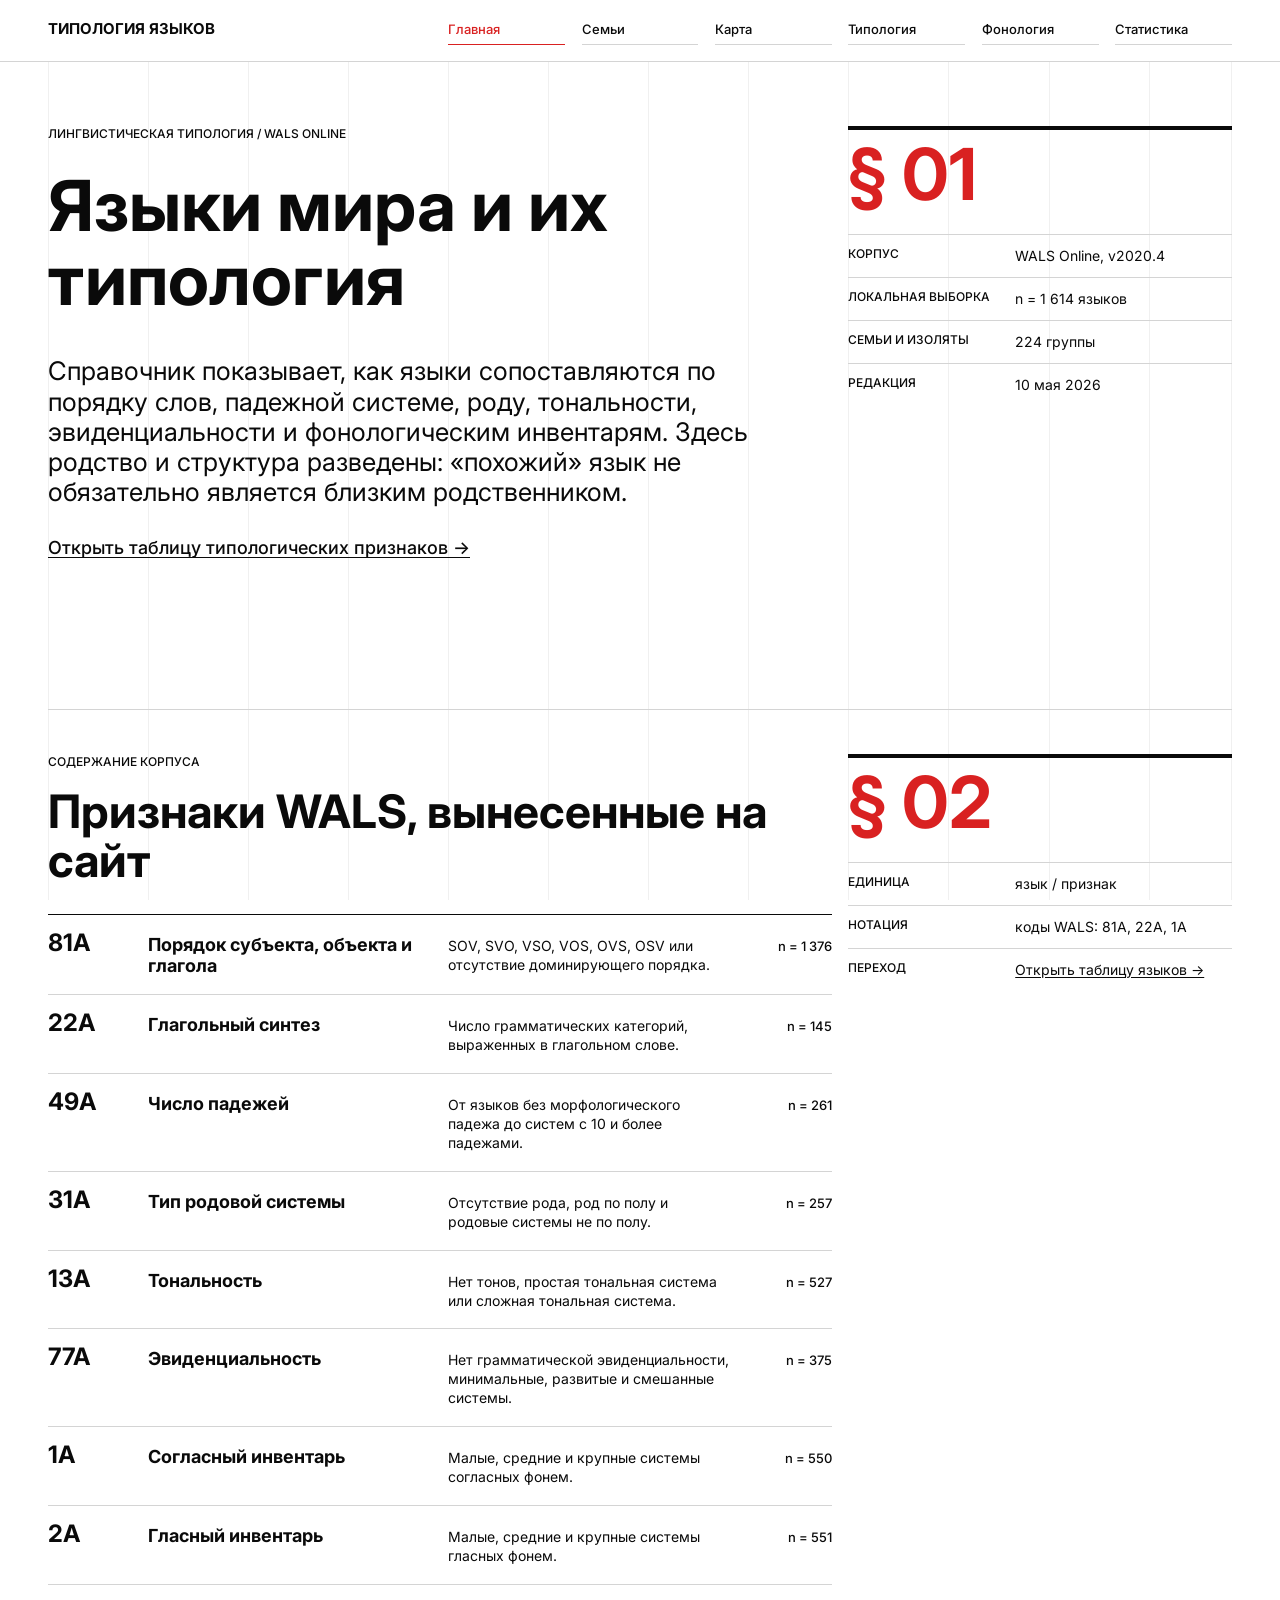
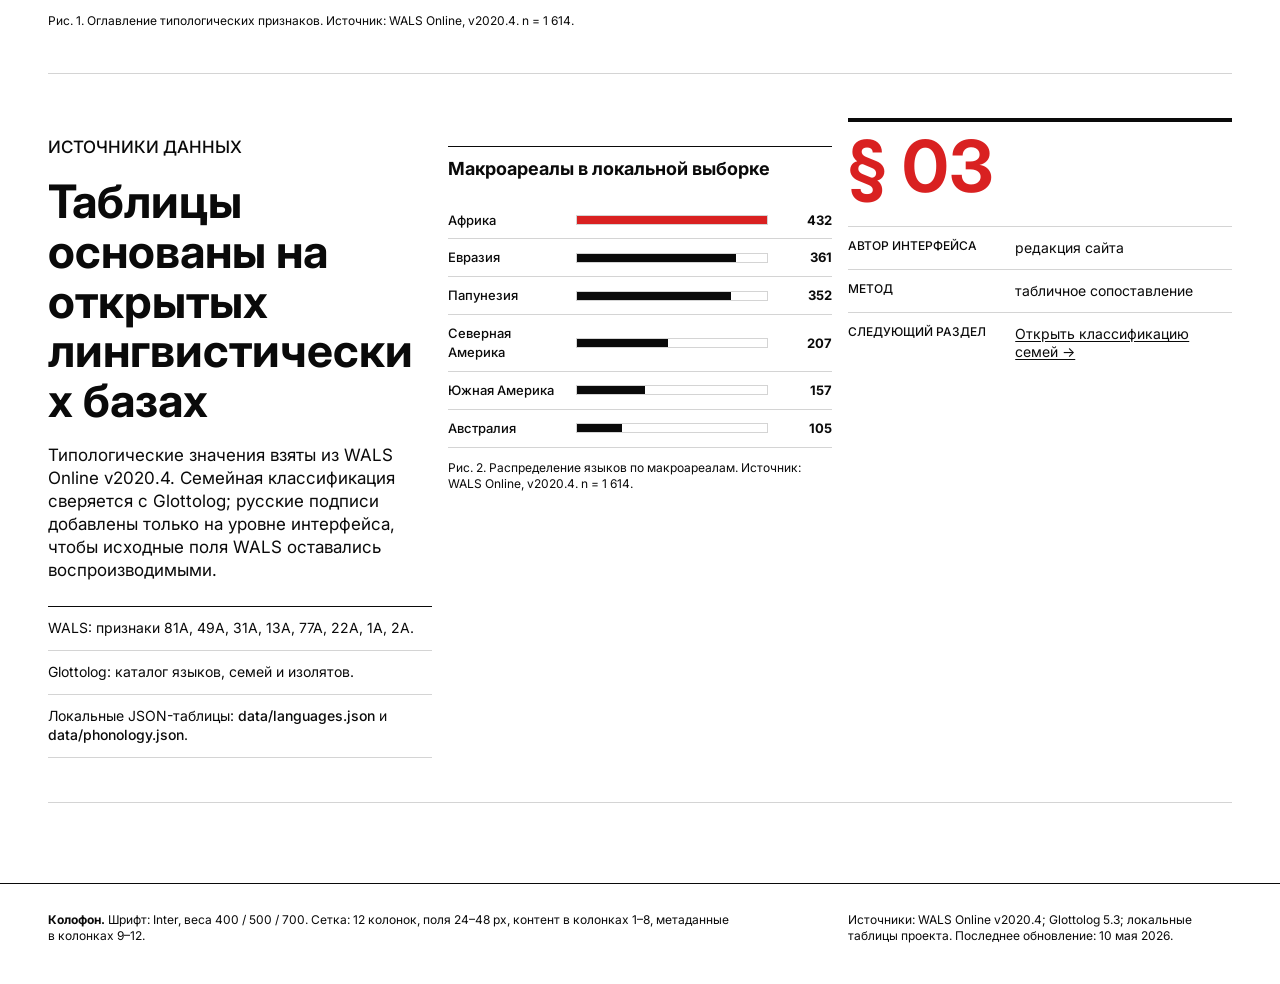
<file: index.html>
<!doctype html>
<html lang="ru">
<head>
  <meta charset="utf-8">
  <meta name="viewport" content="width=device-width, initial-scale=1">
  <title>Языки мира и их типология</title>
  <link rel="preconnect" href="https://fonts.googleapis.com">
  <link rel="preconnect" href="https://fonts.gstatic.com" crossorigin>
  <link href="https://fonts.googleapis.com/css2?family=Inter:wght@400;500;700&display=swap" rel="stylesheet">
  <link rel="stylesheet" href="css/style.css">
</head>
<body data-page="home">
  <a class="skip-link" href="#main">К содержанию</a>
  <div class="grid-overlay" aria-hidden="true">
    <span></span><span></span><span></span><span></span>
    <span></span><span></span><span></span><span></span>
    <span></span><span></span><span></span><span></span>
  </div>

  <header class="site-header">
    <nav class="nav" aria-label="Основная навигация">
      <a class="brand" href="index.html">Типология языков</a>
      <button class="nav-toggle" type="button" aria-expanded="false" aria-controls="nav-links">Меню</button>
      <div class="nav-links" id="nav-links">
        <a class="active" href="index.html">Главная</a>
        <a href="families.html">Семьи</a>
        <a href="map.html">Карта</a>
        <a href="typology.html">Типология</a>
        <a href="phonology.html">Фонология</a>
        <a href="stats.html">Статистика</a>
      </div>
    </nav>
  </header>

  <main id="main">
    <section class="hero swiss-section" aria-labelledby="home-title">
      <div class="section-main hero-copy">
        <p class="section-kicker">Лингвистическая типология / WALS Online</p>
        <h1 id="home-title">Языки мира и их типология</h1>
        <p class="lead">Справочник показывает, как языки сопоставляются по порядку слов, падежной системе, роду, тональности, эвиденциальности и фонологическим инвентарям. Здесь родство и структура разведены: «похожий» язык не обязательно является близким родственником.</p>
        <p class="text-link-row">
          <a href="typology.html">Открыть таблицу типологических признаков →</a>
        </p>
      </div>
      <aside class="meta-sidebar" aria-label="Метаданные раздела">
        <p class="section-number">§&nbsp;01</p>
        <dl>
          <div>
            <dt>Корпус</dt>
            <dd>WALS Online, v2020.4</dd>
          </div>
          <div>
            <dt>Локальная выборка</dt>
            <dd>n&nbsp;=&nbsp;1&nbsp;614 языков</dd>
          </div>
          <div>
            <dt>Семьи и изоляты</dt>
            <dd>224 группы</dd>
          </div>
          <div>
            <dt>Редакция</dt>
            <dd>10&nbsp;мая&nbsp;2026</dd>
          </div>
        </dl>
      </aside>
    </section>

    <section class="section swiss-section" aria-labelledby="contents-title">
      <div class="section-main">
        <div class="section-heading">
          <p class="section-kicker">Содержание корпуса</p>
          <h2 id="contents-title">Признаки WALS, вынесенные на сайт</h2>
        </div>

        <div class="feature-grid" role="list" aria-label="Оглавление WALS-признаков">
          <article class="toc-row" role="listitem">
            <span class="feature-code">81A</span>
            <h3>Порядок субъекта, объекта и глагола</h3>
            <p>SOV, SVO, VSO, VOS, OVS, OSV или отсутствие доминирующего порядка.</p>
            <span class="feature-count">n&nbsp;=&nbsp;1&nbsp;376</span>
          </article>
          <article class="toc-row" role="listitem">
            <span class="feature-code">22A</span>
            <h3>Глагольный синтез</h3>
            <p>Число грамматических категорий, выраженных в глагольном слове.</p>
            <span class="feature-count">n&nbsp;=&nbsp;145</span>
          </article>
          <article class="toc-row" role="listitem">
            <span class="feature-code">49A</span>
            <h3>Число падежей</h3>
            <p>От языков без морфологического падежа до систем с 10 и более падежами.</p>
            <span class="feature-count">n&nbsp;=&nbsp;261</span>
          </article>
          <article class="toc-row" role="listitem">
            <span class="feature-code">31A</span>
            <h3>Тип родовой системы</h3>
            <p>Отсутствие рода, род по полу и родовые системы не по полу.</p>
            <span class="feature-count">n&nbsp;=&nbsp;257</span>
          </article>
          <article class="toc-row" role="listitem">
            <span class="feature-code">13A</span>
            <h3>Тональность</h3>
            <p>Нет тонов, простая тональная система или сложная тональная система.</p>
            <span class="feature-count">n&nbsp;=&nbsp;527</span>
          </article>
          <article class="toc-row" role="listitem">
            <span class="feature-code">77A</span>
            <h3>Эвиденциальность</h3>
            <p>Нет грамматической эвиденциальности, минимальные, развитые и смешанные системы.</p>
            <span class="feature-count">n&nbsp;=&nbsp;375</span>
          </article>
          <article class="toc-row" role="listitem">
            <span class="feature-code">1A</span>
            <h3>Согласный инвентарь</h3>
            <p>Малые, средние и крупные системы согласных фонем.</p>
            <span class="feature-count">n&nbsp;=&nbsp;550</span>
          </article>
          <article class="toc-row" role="listitem">
            <span class="feature-code">2A</span>
            <h3>Гласный инвентарь</h3>
            <p>Малые, средние и крупные системы гласных фонем.</p>
            <span class="feature-count">n&nbsp;=&nbsp;551</span>
          </article>
        </div>

        <figure class="data-figure">
          <figcaption>Рис.&nbsp;1. Оглавление типологических признаков. Источник: WALS Online, v2020.4. n&nbsp;=&nbsp;1&nbsp;614.</figcaption>
        </figure>
      </div>
      <aside class="meta-sidebar" aria-label="Метаданные раздела">
        <p class="section-number">§&nbsp;02</p>
        <dl>
          <div>
            <dt>Единица</dt>
            <dd>язык / признак</dd>
          </div>
          <div>
            <dt>Нотация</dt>
            <dd>коды WALS: 81A, 22A, 1A</dd>
          </div>
          <div>
            <dt>Переход</dt>
            <dd><a href="typology.html">Открыть таблицу языков →</a></dd>
          </div>
        </dl>
      </aside>
    </section>

    <section class="section split-section swiss-section" aria-labelledby="sources-title">
      <div class="section-main split-copy">
        <div>
          <p class="section-kicker">Источники данных</p>
          <h2 id="sources-title">Таблицы основаны на открытых лингвистических базах</h2>
          <p>Типологические значения взяты из WALS Online v2020.4. Семейная классификация сверяется с Glottolog; русские подписи добавлены только на уровне интерфейса, чтобы исходные поля WALS оставались воспроизводимыми.</p>
          <ul class="source-list">
            <li>WALS: признаки 81A, 49A, 31A, 13A, 77A, 22A, 1A, 2A.</li>
            <li>Glottolog: каталог языков, семей и изолятов.</li>
            <li>Локальные JSON-таблицы: <span>data/languages.json</span> и <span>data/phonology.json</span>.</li>
          </ul>
        </div>

        <figure class="chart-panel">
          <h3>Макроареалы в локальной выборке</h3>
          <div class="bar-table" aria-label="Распределение языков по макроареалам">
            <div class="bar-row">
              <span>Африка</span>
              <span class="bar-track"><span class="bar-fill is-100"></span></span>
              <strong>432</strong>
            </div>
            <div class="bar-row">
              <span>Евразия</span>
              <span class="bar-track"><span class="bar-fill is-84"></span></span>
              <strong>361</strong>
            </div>
            <div class="bar-row">
              <span>Папунезия</span>
              <span class="bar-track"><span class="bar-fill is-81"></span></span>
              <strong>352</strong>
            </div>
            <div class="bar-row">
              <span>Северная Америка</span>
              <span class="bar-track"><span class="bar-fill is-48"></span></span>
              <strong>207</strong>
            </div>
            <div class="bar-row">
              <span>Южная Америка</span>
              <span class="bar-track"><span class="bar-fill is-36"></span></span>
              <strong>157</strong>
            </div>
            <div class="bar-row">
              <span>Австралия</span>
              <span class="bar-track"><span class="bar-fill is-24"></span></span>
              <strong>105</strong>
            </div>
          </div>
          <figcaption>Рис.&nbsp;2. Распределение языков по макроареалам. Источник: WALS Online, v2020.4. n&nbsp;=&nbsp;1&nbsp;614.</figcaption>
        </figure>
      </div>
      <aside class="meta-sidebar" aria-label="Метаданные раздела">
        <p class="section-number">§&nbsp;03</p>
        <dl>
          <div>
            <dt>Автор интерфейса</dt>
            <dd>редакция сайта</dd>
          </div>
          <div>
            <dt>Метод</dt>
            <dd>табличное сопоставление</dd>
          </div>
          <div>
            <dt>Следующий раздел</dt>
            <dd><a href="families.html">Открыть классификацию семей →</a></dd>
          </div>
        </dl>
      </aside>
    </section>
  </main>

  <footer class="site-footer">
    <div class="footer-grid">
      <p><strong>Колофон.</strong> Шрифт: Inter, веса 400 / 500 / 700. Сетка: 12 колонок, поля 24–48&nbsp;px, контент в колонках 1–8, метаданные в колонках 9–12.</p>
      <p>Источники: WALS Online v2020.4; Glottolog 5.3; локальные таблицы проекта. Последнее обновление: 10&nbsp;мая&nbsp;2026.</p>
    </div>
  </footer>

  <script src="js/main.js"></script>
</body>
</html>
</file>
<file: css/style.css>
/* Columns 1-12: International Typographic Style system, four color tokens only. */

:root {
  --paper: #ffffff;
  --ink: #0a0a0a;
  --rule: #d4d4d4;
  --accent: #d92121;

  --font-sans: "Inter", "IBM Plex Sans", "Helvetica Neue", Arial, sans-serif;
  --page-margin: clamp(24px, 4vw, 48px);
  --gutter: clamp(12px, 1.3vw, 20px);
  --column-count: 12;
}

* {
  box-sizing: border-box;
  border-radius: 0 !important;
}

html {
  background: var(--paper);
  color: var(--ink);
}

body {
  margin: 0;
  min-width: 320px;
  background: var(--paper);
  color: var(--ink);
  font-family: var(--font-sans);
  font-size: 16px;
  font-weight: 400;
  line-height: 1.45;
  letter-spacing: 0;
  -webkit-font-smoothing: antialiased;
  -moz-osx-font-smoothing: grayscale;
}

.grid-overlay {
  position: fixed;
  inset: 0 var(--page-margin);
  z-index: 0;
  pointer-events: none;
  display: grid;
  grid-template-columns: repeat(12, minmax(0, 1fr));
  gap: var(--gutter);
  /* Keep overlay quiet: very low contrast so it reads as a reference grid,
     not as extra vertical rules fighting the content. */
  opacity: 0.35;
}

.grid-overlay span {
  border-left: 1px solid var(--rule);
}

.grid-overlay span:last-child {
  border-right: 1px solid var(--rule);
}

body > * {
  position: relative;
  z-index: 1;
}

img,
svg {
  display: block;
  max-width: 100%;
}

a {
  color: var(--ink);
  text-decoration: underline;
  text-decoration-thickness: 1px;
  text-underline-offset: 0.16em;
}

a:hover,
a:focus-visible {
  color: var(--accent);
}

button,
input,
select,
textarea {
  font: inherit;
}

.skip-link {
  position: absolute;
  left: var(--page-margin);
  top: -80px;
  z-index: 100;
  padding: 10px 14px;
  color: var(--paper);
  background: var(--ink);
  border: 1px solid var(--ink);
}

.skip-link:focus {
  top: 16px;
}

/* Columns 1-12: navigation spans the full grid. */
.site-header {
  border-bottom: 1px solid var(--rule);
  background: var(--paper);
}

.nav {
  display: grid;
  grid-template-columns: repeat(12, minmax(0, 1fr));
  gap: var(--gutter);
  align-items: baseline;
  padding: 18px var(--page-margin) 16px;
}

.brand {
  grid-column: 1 / span 3;
  font-size: 15px;
  font-weight: 700;
  text-decoration: none;
  text-transform: uppercase;
}

.nav-links {
  grid-column: 5 / span 8;
  display: grid;
  grid-template-columns: repeat(6, minmax(0, 1fr));
  gap: var(--gutter);
}

.nav-links a {
  padding-bottom: 6px;
  border-bottom: 1px solid var(--rule);
  font-size: 13px;
  font-weight: 500;
  line-height: 1.2;
  text-decoration: none;
}

.nav-links a.active {
  color: var(--accent);
  border-bottom-color: var(--accent);
}

.nav-toggle {
  display: none;
  grid-column: 10 / span 3;
  min-height: 44px;
  padding: 0 12px;
  color: var(--ink);
  background: var(--paper);
  border: 1px solid var(--ink);
  font-size: 14px;
  font-weight: 500;
  text-align: left;
}

main {
  padding: 0 var(--page-margin) 80px;
}

/* Columns 1-8: content. Columns 9-12: permanent metadata sidebar. */
.swiss-section {
  display: grid;
  grid-template-columns: repeat(12, minmax(0, 1fr));
  gap: var(--gutter);
  padding: 44px 0 52px;
  border-bottom: 1px solid var(--rule);
}

.section-main {
  grid-column: 1 / span 8;
  min-width: 0;
}

.meta-sidebar {
  grid-column: 9 / span 4;
  min-width: 0;
  align-self: start;
  border-top: 4px solid var(--ink);
  padding-top: 12px;
}

.hero {
  min-height: 72vh;
  align-items: start;
  padding-top: 64px;
}

.section-kicker,
.eyebrow {
  margin: 0 0 18px;
  font-size: 12px;
  font-weight: 500;
  line-height: 1.25;
  text-transform: uppercase;
}

h1,
h2,
h3,
p {
  margin: 0;
}

h1,
h2,
h3 {
  color: var(--ink);
  font-family: var(--font-sans);
  font-weight: 700;
  letter-spacing: 0;
  /* Русские слова ("Типологическая", "Фонологические") длинные; без явного
     разрешения на перенос они вылезают за свою колонку grid и наезжают
     на соседнюю (meta-sidebar в колонках 9-12). */
  overflow-wrap: anywhere;
  hyphens: auto;
}

h1 {
  max-width: 980px;
  /* Шрифт был clamp(72px, 8.2vw, 120px) — это 100+ пикселей, от чего
     слова вроде «Типологическая» просто не помещались в 8 колонок из 12.
     Уменьшаю до умеренного размера, читаемого и на ноутбуках. */
  font-size: clamp(44px, 5.5vw, 88px);
  /* line-height must be >= 1.0; anything tighter lets Cyrillic descenders
     ("р", "у", "ц") extend below the line-box and visually crash into the
     next element. */
  line-height: 1.05;
}

h2 {
  max-width: 860px;
  font-size: clamp(32px, 3.6vw, 56px);
  line-height: 1.08;
}

h3 {
  font-size: 18px;
  line-height: 1.15;
}

.lead {
  max-width: 760px;
  margin-top: 40px;
  font-size: clamp(22px, 2vw, 30px);
  line-height: 1.18;
}

.text-link-row {
  margin-top: 28px;
  font-size: 18px;
  font-weight: 500;
}

.section-number {
  margin: 0 0 26px;
  color: var(--accent);
  font-size: clamp(54px, 5.6vw, 86px);
  font-weight: 700;
  line-height: 0.92;
}

.meta-sidebar dl {
  margin: 0;
}

.meta-sidebar div {
  display: grid;
  grid-template-columns: minmax(88px, 1fr) minmax(0, 1.4fr);
  gap: 12px;
  padding: 12px 0;
  border-top: 1px solid var(--rule);
}

.meta-sidebar dt {
  font-size: 12px;
  font-weight: 500;
  line-height: 1.2;
  text-transform: uppercase;
}

.meta-sidebar dd {
  margin: 0;
  font-size: 14px;
  line-height: 1.3;
}

.section-heading {
  margin-bottom: 28px;
}

/* Columns 1-8: the former feature grid is now a dense contents table. */
.feature-grid {
  display: grid;
  grid-template-columns: repeat(8, minmax(0, 1fr));
  border-top: 1px solid var(--ink);
}

.toc-row {
  grid-column: 1 / -1;
  display: grid;
  grid-template-columns: repeat(8, minmax(0, 1fr));
  gap: var(--gutter);
  align-items: baseline;
  padding: 16px 0 18px;
  border-bottom: 1px solid var(--rule);
}

.feature-code {
  grid-column: 1 / span 1;
  color: var(--ink);
  font-size: 24px;
  font-weight: 700;
  line-height: 1;
}

.toc-row h3 {
  grid-column: 2 / span 3;
}

.toc-row p {
  grid-column: 5 / span 3;
  font-size: 14px;
  line-height: 1.35;
}

.feature-count {
  grid-column: 8 / span 1;
  justify-self: end;
  font-size: 13px;
  font-weight: 500;
  white-space: nowrap;
}

figure {
  margin: 0;
}

.data-figure {
  margin-top: 12px;
}

figcaption,
.table-footnote,
.note {
  color: var(--ink);
  font-size: 12px;
  font-weight: 400;
  line-height: 1.35;
}

.split-copy {
  display: grid;
  grid-template-columns: repeat(8, minmax(0, 1fr));
  gap: var(--gutter);
}

.split-copy > div {
  grid-column: 1 / span 4;
}

.split-copy > figure {
  grid-column: 5 / span 4;
}

.split-copy p {
  margin-top: 18px;
  font-size: 17px;
  line-height: 1.36;
}

.source-list {
  margin: 24px 0 0;
  padding: 0;
  list-style: none;
  border-top: 1px solid var(--ink);
}

.source-list h2 {
  margin: 0;
  padding: 16px 0;
  border-bottom: 1px solid var(--rule);
}

.source-list ul {
  margin: 0;
  padding: 0;
  list-style: none;
}

.source-list li {
  padding: 12px 0;
  border-bottom: 1px solid var(--rule);
  font-size: 14px;
  line-height: 1.35;
}

.source-list span {
  font-weight: 500;
}

.chart-panel {
  border-top: 1px solid var(--ink);
  padding-top: 12px;
}

.chart-panel h3 {
  margin-bottom: 22px;
}

.bar-table {
  display: grid;
  gap: 0;
}

.bar-row {
  display: grid;
  grid-template-columns: minmax(112px, 1.2fr) minmax(140px, 2fr) 52px;
  gap: 12px;
  align-items: center;
  padding: 9px 0;
  border-bottom: 1px solid var(--rule);
  font-size: 13px;
}

.bar-row span {
  font-weight: 500;
}

.bar-row strong {
  justify-self: end;
  font-size: 13px;
  font-weight: 700;
}

.bar-track {
  display: block;
  width: 100%;
  height: 10px;
  border: 1px solid var(--rule);
  background: var(--paper);
}

.bar-fill {
  display: block;
  height: 100%;
  background: var(--ink);
}

.bar-row:first-child .bar-fill {
  background: var(--accent);
}

.is-100 { width: 100%; }
.is-90 { width: 90%; }
.is-84 { width: 84%; }
.is-81 { width: 81%; }
.is-48 { width: 48%; }
.is-41 { width: 41%; }
.is-36 { width: 36%; }
.is-24 { width: 24%; }

.chart-panel figcaption {
  margin-top: 12px;
}

/* Adjacent blocks inside .section-main need vertical rhythm. The global
   reset sets "margin: 0" on headings and paragraphs, which slams the notice,
   filters, H2 and the table against each other. Re-introduce a consistent
   stride only between direct siblings. */
.section-main > * + * {
  margin-top: 28px;
}

.section-main > .notice + *,
.section-main > .table-filters + * {
  margin-top: 32px;
}

/* Большие заголовки (h1/h2) почти с нулевым сверху/снизу по line-height.
   После них нужен увеличенный отступ, иначе нижние хвосты букв («р», «у»,
   «ц») визуально прилипают к следующему блоку — то, что пользователь
   называет «заголовок наезжает на параграф». */
.section-main > h1 + *,
.section-main > h2 + * {
  margin-top: 40px;
}

.section-main > .table-footnote {
  margin-top: 18px;
}

/* Wide sections: content spans all 12 columns, metadata sits on a single
   horizontal strip above the content. Used for data tables that need the
   full viewport width (columns 1–8 leaves too much empty whitespace on the
   right when the metadata is short). */
.swiss-section.wide .section-main,
.section.wide .section-main {
  grid-column: 1 / -1;
}

.swiss-section.wide .meta-sidebar,
.section.wide .meta-sidebar {
  grid-column: 1 / -1;
  margin-bottom: 32px;
  padding-top: 10px;
  border-top: 4px solid var(--ink);
}

.swiss-section.wide .meta-sidebar dl,
.section.wide .meta-sidebar dl {
  display: grid;
  grid-template-columns: minmax(120px, auto) repeat(auto-fit, minmax(160px, 1fr));
  gap: 0 32px;
  align-items: start;
}

.swiss-section.wide .meta-sidebar .section-number,
.section.wide .meta-sidebar .section-number {
  margin: 0;
  grid-column: 1;
  font-size: clamp(36px, 3.2vw, 52px);
  line-height: 1;
}

.swiss-section.wide .meta-sidebar div,
.section.wide .meta-sidebar div {
  border-top: none;
  padding: 0;
  grid-template-columns: 1fr;
  gap: 4px;
}

/* Generic pages: keep columns 1-8 text and columns 9-12 metadata-compatible. */
.page-hero,
.section {
  display: grid;
  grid-template-columns: repeat(12, minmax(0, 1fr));
  gap: var(--gutter);
  padding: 44px 0;
  border-bottom: 1px solid var(--rule);
}

.page-hero > :not(.meta-sidebar),
.section > :not(.meta-sidebar) {
  grid-column: 1 / span 8;
}

.page-hero .lead {
  max-width: 760px;
}

.image-panel,
.image-strip figure,
.info-card,
.stat-card,
.map-aside,
.notice,
.table-wrap,
.chart-panel.large {
  background: var(--paper);
  border: 1px solid var(--rule);
}

.image-panel,
.image-strip figure {
  overflow: hidden;
}

.image-panel img,
.image-strip img {
  width: 100%;
  height: auto;
  background: var(--paper);
}

.info-card,
.stat-card,
.notice,
.map-aside,
.chart-panel.large {
  padding: 20px;
}

.info-card p,
.stat-card span {
  margin-top: 10px;
}

.stat-card strong {
  display: block;
  font-size: 34px;
  font-weight: 700;
  line-height: 1;
}

.table-wrap {
  width: 100%;
  overflow-x: auto;
}

.data-table {
  width: 100%;
  min-width: 920px;
  border-collapse: collapse;
  font-size: 13px;
  line-height: 1.35;
}

.data-table caption {
  padding: 16px 0;
  text-align: left;
  font-size: 28px;
  font-weight: 700;
  line-height: 1.1;
}

.data-table th,
.data-table td {
  padding: 10px 12px;
  text-align: left;
  vertical-align: top;
  border-top: 1px solid var(--rule);
}

.data-table th {
  font-size: 11px;
  font-weight: 500;
  text-transform: uppercase;
}

.table-filters {
  display: grid;
  grid-template-columns: repeat(auto-fit, minmax(180px, 1fr));
  gap: 12px;
  margin-bottom: 16px;
  padding: 16px;
  border: 1px solid var(--rule);
}

.table-filters label {
  display: grid;
  gap: 7px;
  font-size: 11px;
  font-weight: 500;
  text-transform: uppercase;
}

.table-filters select,
.table-filters input[type="search"] {
  width: 100%;
  min-height: 40px;
  padding: 8px 10px;
  color: var(--ink);
  background: var(--paper);
  border: 1px solid var(--ink);
}

.button,
.tabulator .tabulator-footer .tabulator-page,
.image-lightbox-close {
  display: inline-flex;
  align-items: center;
  justify-content: flex-start;
  min-height: 44px;
  padding: 10px 14px;
  color: var(--ink);
  background: var(--paper);
  border: 1px solid var(--ink);
  font-weight: 500;
  text-decoration: none;
}

.button.primary,
.tabulator .tabulator-footer .tabulator-page.active {
  color: var(--paper);
  background: var(--ink);
}

.button:hover,
.tabulator .tabulator-footer .tabulator-page:not(.disabled):hover {
  color: var(--paper);
  background: var(--accent);
  border-color: var(--accent);
}

.map-layout,
.chart-grid,
.stat-grid,
.image-strip,
.source-grid {
  display: grid;
  grid-template-columns: repeat(12, minmax(0, 1fr));
  gap: var(--gutter);
}

.language-map,
.stat-grid,
.image-strip,
.source-grid {
  grid-column: 1 / span 8;
}

.language-map {
  min-height: 540px;
  border: 1px solid var(--rule);
}

.chart-panel .language-map {
  margin-top: 18px;
}

.map-aside {
  grid-column: 9 / span 4;
}

.tabulator {
  border: 1px solid var(--rule);
  background: var(--paper);
  color: var(--ink);
  font-family: var(--font-sans);
  font-size: 13px;
}

.tabulator .tabulator-header,
.tabulator .tabulator-header .tabulator-col,
.tabulator .tabulator-row,
.tabulator .tabulator-footer {
  background: var(--paper);
  border-color: var(--rule);
  color: var(--ink);
}

.tabulator .tabulator-row .tabulator-cell,
.tabulator .tabulator-header .tabulator-col {
  border-right: 1px solid var(--rule);
}

.leaflet-container,
.leaflet-control-attribution,
.leaflet-bar a,
.leaflet-popup-content-wrapper,
.leaflet-popup-tip {
  background: var(--paper);
  color: var(--ink);
  box-shadow: none !important;
}

.leaflet-bar,
.leaflet-control-zoom,
.leaflet-popup-content-wrapper {
  border: 1px solid var(--rule);
}

.legend-swatch {
  width: 14px;
  height: 14px;
  border: 1px solid var(--ink);
}

.legend-list {
  display: grid;
  gap: 0;
  border-top: 1px solid var(--ink);
}

.legend-item {
  display: grid;
  grid-template-columns: 18px 1fr auto;
  gap: 10px;
  align-items: center;
  padding: 9px 0;
  border-bottom: 1px solid var(--rule);
  font-size: 13px;
}

.legend-count {
  justify-self: end;
  font-size: 12px;
  font-weight: 500;
  color: var(--ink);
  white-space: nowrap;
}

.chart-grid .chart-panel {
  grid-column: span 6;
}

.stat-grid .stat-card {
  grid-column: span 4;
}

/* Chart.js manages canvas sizing itself when given maintainAspectRatio: true
   + an explicit aspectRatio option in JS. The canvas only needs to fill its
   parent width; no CSS aspect-ratio or !important sizing is needed, and
   that removes the tooltip mis-targeting (the previous aspect-ratio on the
   canvas made Chart.js resize in a loop, so hover coords drifted). */
.chart-panel canvas {
  display: block;
  width: 100%;
  max-width: 100%;
  margin-top: 18px;
}

.site-footer {
  padding: 28px var(--page-margin) 40px;
  background: var(--paper);
  border-top: 1px solid var(--ink);
}

.footer-grid {
  display: grid;
  grid-template-columns: repeat(12, minmax(0, 1fr));
  gap: var(--gutter);
}

.footer-grid p:first-child {
  grid-column: 1 / span 7;
}

.footer-grid p:last-child {
  grid-column: 9 / span 4;
}

.site-footer p {
  margin: 0;
  font-size: 12px;
  line-height: 1.35;
}

@media (max-width: 980px) {
  .grid-overlay {
    display: none;
  }

  .nav,
  .swiss-section,
  .page-hero,
  .section,
  .footer-grid,
  .split-copy,
  .map-layout,
  .chart-grid,
  .stat-grid,
  .image-strip,
  .source-grid {
    grid-template-columns: 1fr;
  }

  .brand,
  .nav-links,
  .nav-toggle,
  .section-main,
  .meta-sidebar,
  .page-hero > :not(.meta-sidebar),
  .section > :not(.meta-sidebar),
  .split-copy > div,
  .split-copy > figure,
  .language-map,
  .chart-panel,
  .stat-grid,
  .image-strip,
  .source-grid,
  .map-aside,
  .chart-grid .chart-panel,
  .stat-grid .stat-card,
  .footer-grid p:first-child,
  .footer-grid p:last-child {
    grid-column: 1 / -1;
  }

  .nav-toggle {
    display: inline-flex;
  }

  .nav-links {
    display: none;
    grid-template-columns: repeat(2, minmax(0, 1fr));
  }

  .nav-links.open {
    display: grid;
  }

  .meta-sidebar {
    margin-top: 24px;
  }

  .toc-row {
    grid-template-columns: 72px 1fr;
  }

  .feature-code,
  .toc-row h3,
  .toc-row p,
  .feature-count {
    grid-column: auto;
  }

  .feature-count {
    justify-self: start;
  }
}

@media (max-width: 560px) {
  :root {
    --page-margin: 18px;
  }

  .nav-links {
    grid-template-columns: 1fr;
  }

  .swiss-section,
  .page-hero,
  .section {
    padding: 34px 0;
  }

  h1 {
    font-size: clamp(36px, 11vw, 52px);
  }

  h2 {
    font-size: 30px;
  }

  .lead {
    font-size: 20px;
  }

  .bar-row {
    grid-template-columns: 1fr 52px;
  }

  .bar-row .bar-track {
    grid-column: 1 / -1;
  }
}
</file>
